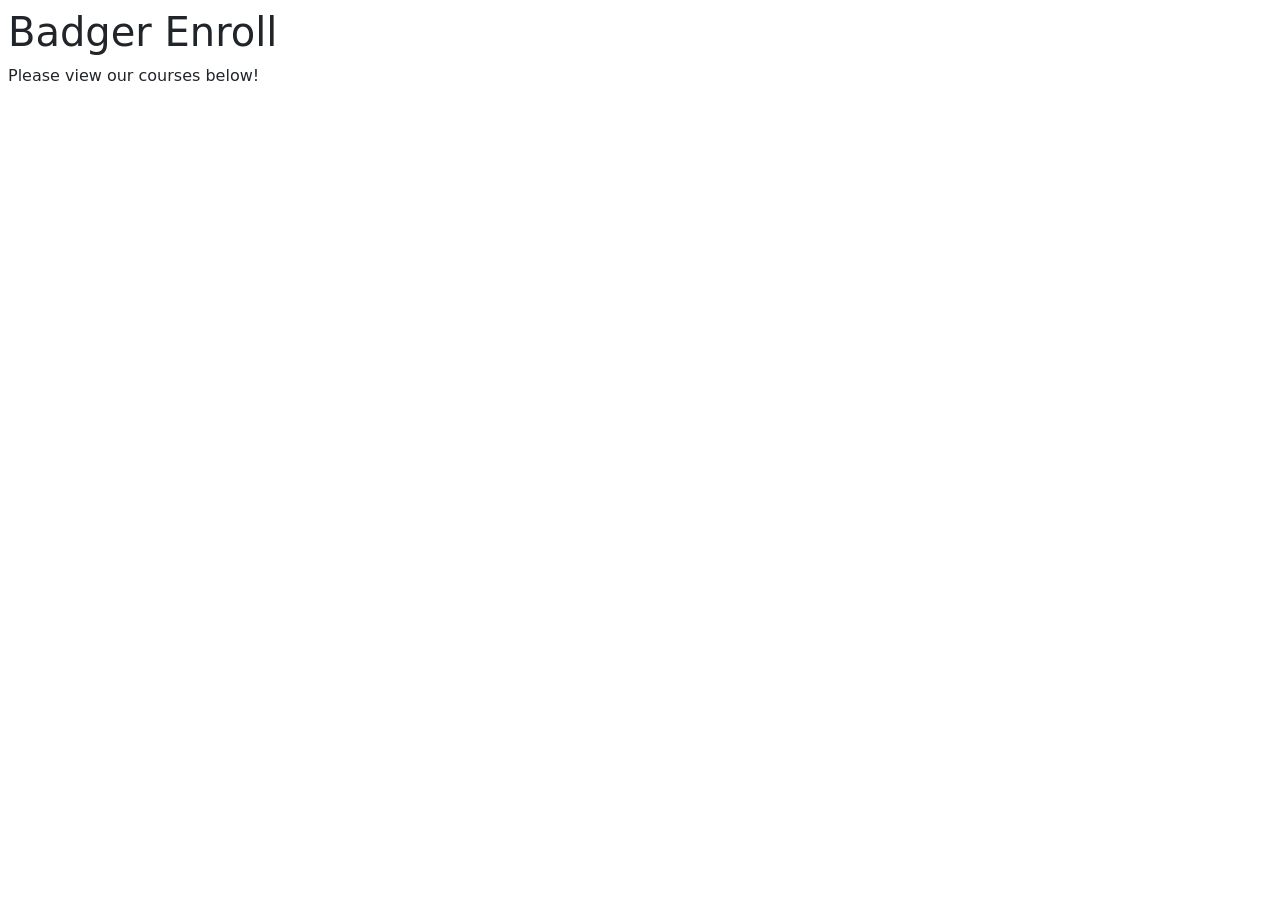
<file: solution-api/index.html>
<!DOCTYPE html>
<html lang="en">

<head>
    <meta charset="UTF-8">
    <meta name="viewport" content="width=device-width, initial-scale=1.0">
    <title>Badger Enroll</title>
    <link rel="stylesheet" href="https://cdn.jsdelivr.net/npm/bootstrap-icons@1.3.0/font/bootstrap-icons.css">
    <link href="https://cdn.jsdelivr.net/npm/bootstrap@5.3.3/dist/css/bootstrap.min.css" rel="stylesheet"
        integrity="sha384-QWTKZyjpPEjISv5WaRU9OFeRpok6YctnYmDr5pNlyT2bRjXh0JMhjY6hW+ALEwIH" crossorigin="anonymous">
    <link href="styles.css" rel="stylesheet" />
    <script src="app.js" defer></script>
    
</head>

<body class="m-2">
    <h1>Badger Enroll</h1>
    <p>Please view our courses below!</p>
    <div class="container-fluid">
        <div class="row" id="course-list">
        </div>
    </div>
</body>

</html>
</file>
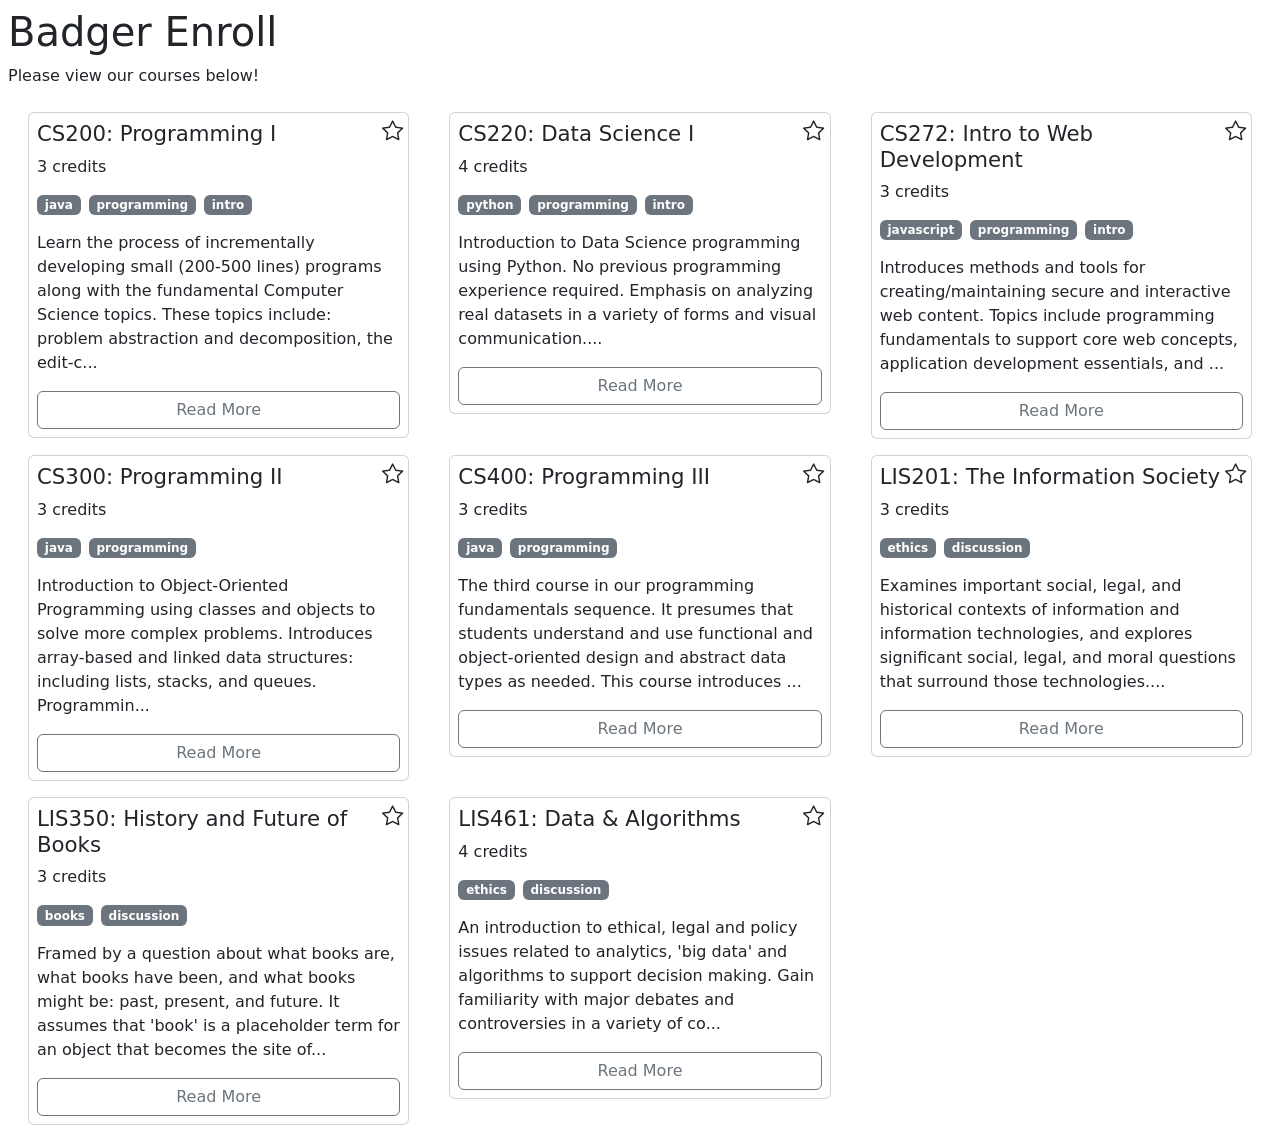
<file: solution-local-storage/index.html>
<!DOCTYPE html>
<html lang="en">

<head>
    <meta charset="UTF-8">
    <meta name="viewport" content="width=device-width, initial-scale=1.0">
    <title>Badger Enroll</title>
    <link rel="stylesheet" href="https://cdn.jsdelivr.net/npm/bootstrap-icons@1.3.0/font/bootstrap-icons.css">
    <link href="https://cdn.jsdelivr.net/npm/bootstrap@5.3.3/dist/css/bootstrap.min.css" rel="stylesheet"
        integrity="sha384-QWTKZyjpPEjISv5WaRU9OFeRpok6YctnYmDr5pNlyT2bRjXh0JMhjY6hW+ALEwIH" crossorigin="anonymous">
    <link href="styles.css" rel="stylesheet" />
    <script src="course-list.js" defer></script>
    <script src="app.js" defer></script>
    
</head>

<body class="m-2">
    <h1>Badger Enroll</h1>
    <p>Please view our courses below!</p>
    <div class="container-fluid">
        <div class="row" id="course-list">
        </div>
    </div>
</body>

</html>
</file>
<file: solution-api/styles.css>
h2 { 
    font-size: 1.33em;
}

.bi-star, .bi-star-fill {
    cursor: pointer;
    position: absolute;
    top: .25em;
    right: .25em;
}

.card {
    position: relative;
}
</file>
<file: solution-local-storage/styles.css>
h2 { 
    font-size: 1.33em;
}

.bi-star, .bi-star-fill {
    cursor: pointer;
    position: absolute;
    top: .25em;
    right: .25em;
}

.card {
    position: relative;
}
</file>
